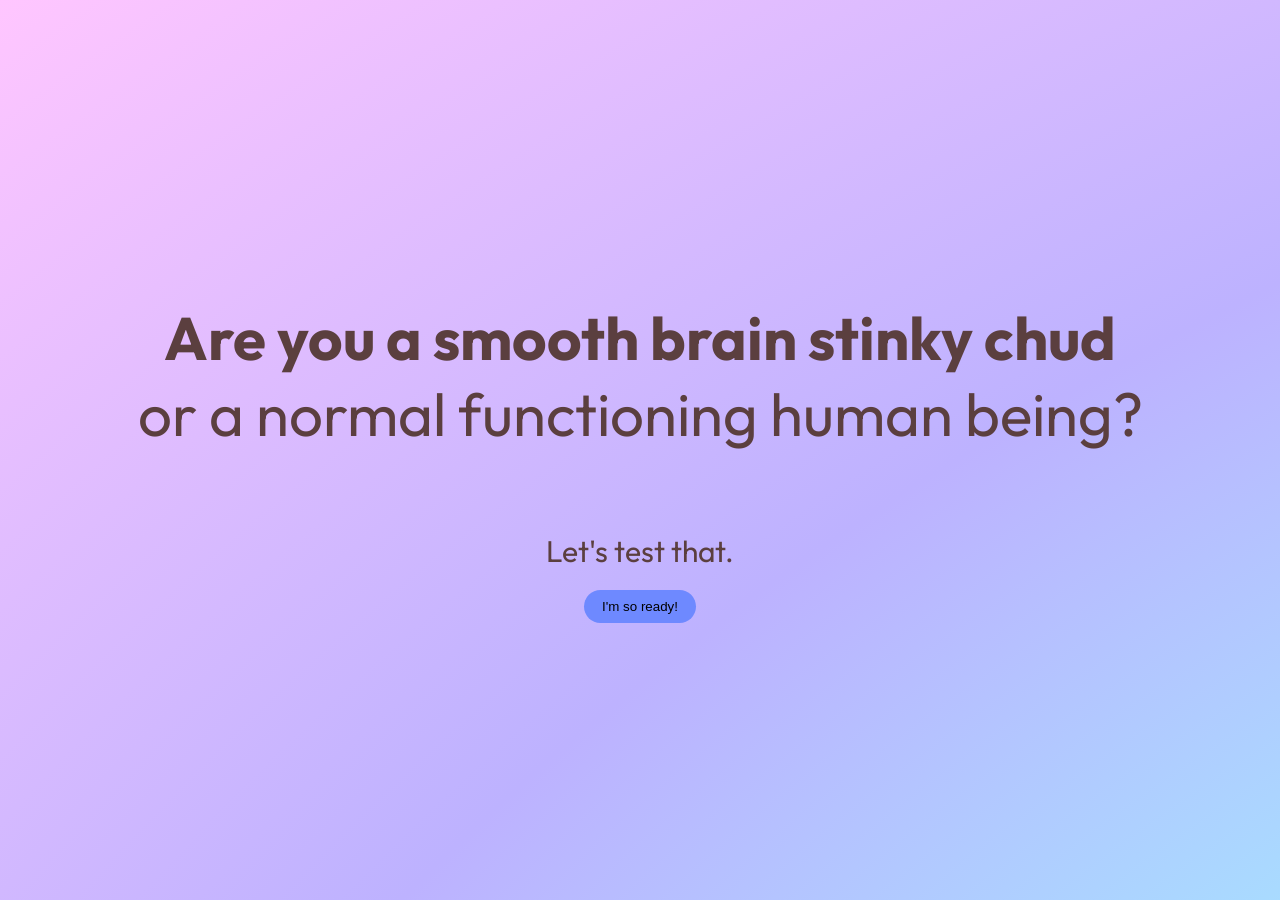
<file: index.html>
<!DOCTYPE html>
<html lang="en">
<head>
    <meta charset="UTF-8">
    <meta name="viewport" content="width=device-width, initial-scale=1.0">
    <title>Home</title>
    <link rel="stylesheet" href="style.css">
    <link rel="preconnect" href="https://fonts.googleapis.com">
<link rel="preconnect" href="https://fonts.gstatic.com" crossorigin>
<link href="https://fonts.googleapis.com/css2?family=Outfit:wght@100..900&display=swap" rel="stylesheet">
</head>
<body>
    

    <div id="t1"><b><center>Are you a smooth brain stinky chud<br></b> or a normal functioning human being? </center></div>
    <div id="t2">Let's test that.</div>
      <a class="startQ" href="quiz.html "><button>I'm so ready!</button></a>

      
</body>
</html>
</file>
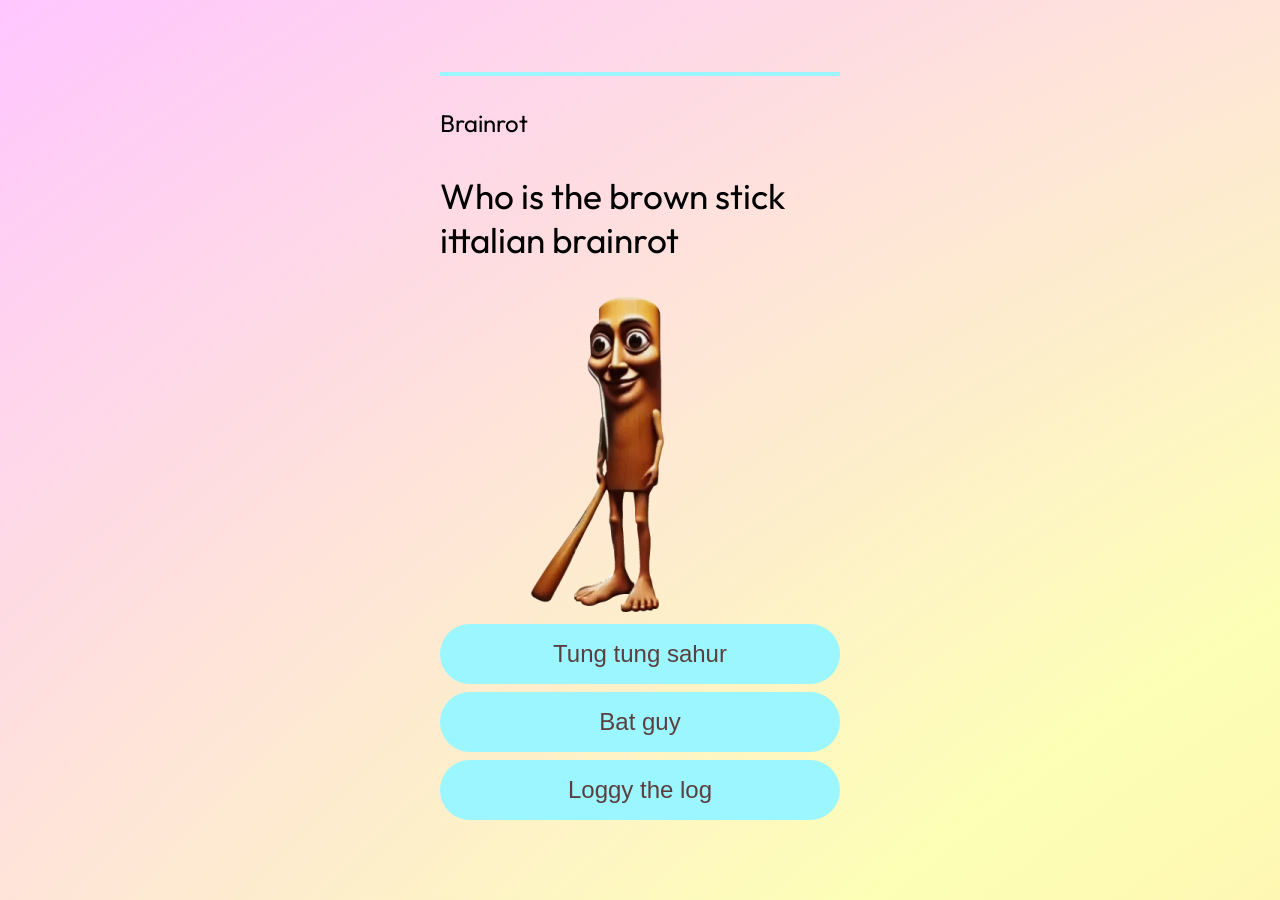
<file: quiz.html>
<!DOCTYPE html>
<html lang="en">
<head>
    <meta charset="UTF-8">
    <meta name="viewport" content="width=device-width, initial-scale=1.0">
    <title>Quiz time</title>
    <link rel="stylesheet" href="quiz.css">
    <link rel="preconnect" href="https://fonts.googleapis.com">
<link rel="preconnect" href="https://fonts.gstatic.com" crossorigin>
<link href="https://fonts.googleapis.com/css2?family=Outfit:wght@100..900&display=swap" rel="stylesheet">
</head>
<body>
   


<div class="container">
      <div class="quiz-progress" id="quizProgress"></div>
      <div class="question-container" id="questionContainer"></div>
      <div class="image-container" id="imageContainer"></div>
      <div class="answer-container" id="answerContainer"></div>
    </div>

<script src="quiz.js"></script>

</body>
</html>
</file>
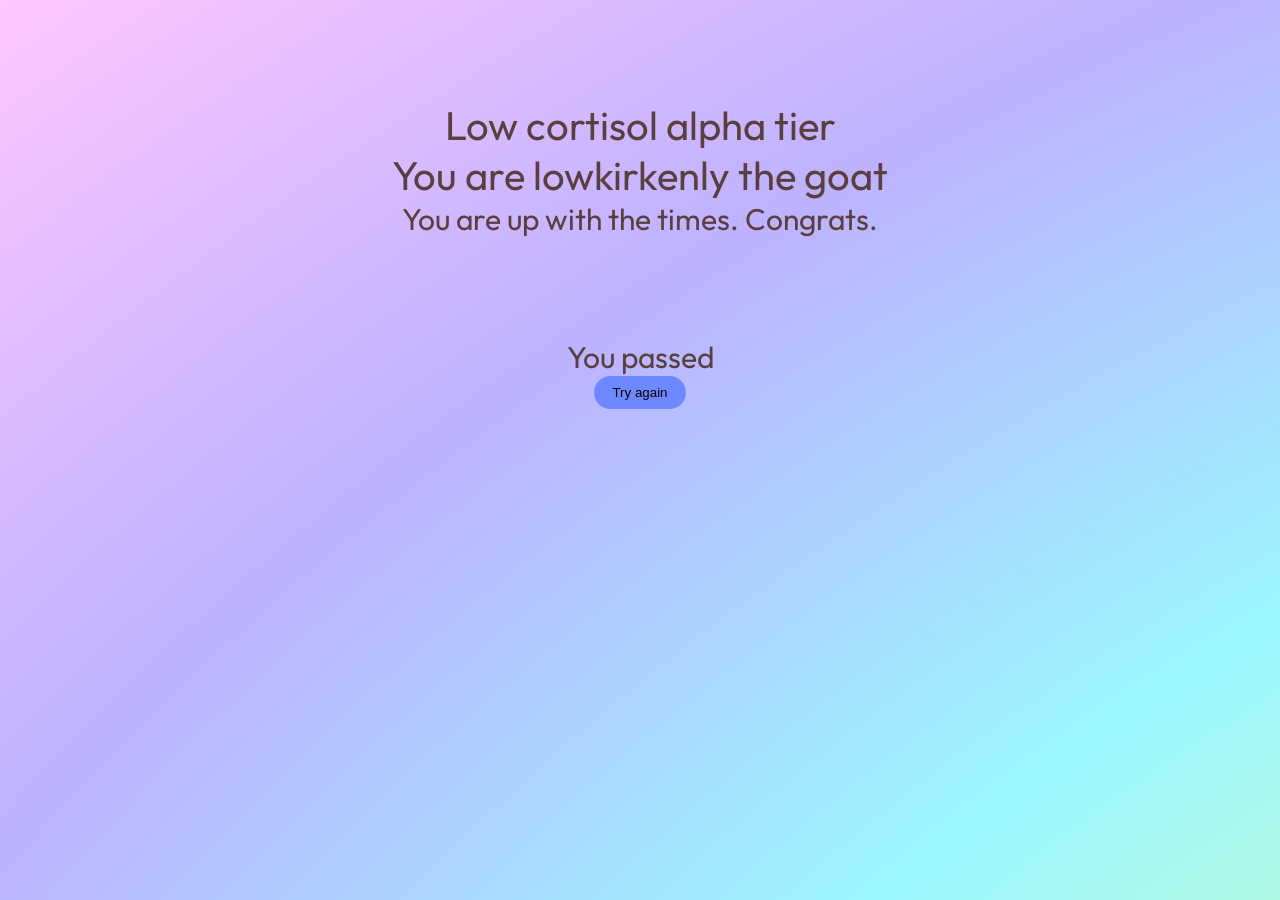
<file: resultNG.html>
<!DOCTYPE html>
<html lang="en">
<head>
    <meta charset="UTF-8">
    <meta name="viewport" content="width=device-width, initial-scale=1.0">
    <title>Document</title>
      <link rel="stylesheet" href="resultNG.css">
    <link rel="preconnect" href="https://fonts.googleapis.com">
<link rel="preconnect" href="https://fonts.gstatic.com" crossorigin>
<link href="https://fonts.googleapis.com/css2?family=Outfit:wght@100..900&display=swap" rel="stylesheet">
</head>
<body>
     <div id="resultTit"><center>Low cortisol alpha tier <br> You are lowkirkenly the goat</center> </div>
    <div id="resSub">You are up with the times. Congrats.</div>
    <div id="subsub">You passed</div>
     <div id="tryAgain"><a href="quiz.html"><button>Try again</button></a></div>
</body>
</html>
</file>
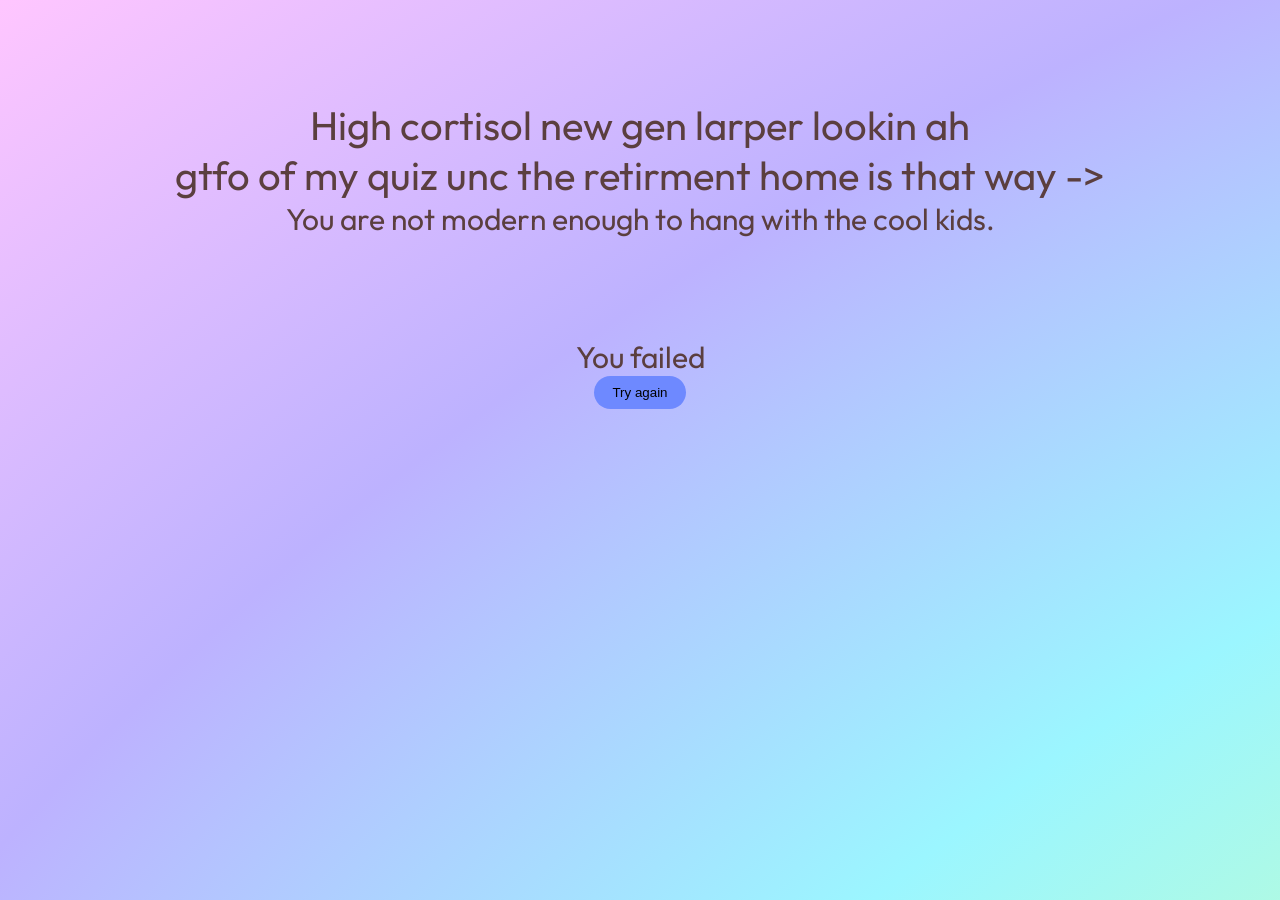
<file: resultOG.html>
<!DOCTYPE html>
<html lang="en">
<head>
    <meta charset="UTF-8">
    <meta name="viewport" content="width=device-width, initial-scale=1.0">
    <title>OLD GEN</title>
      <link rel="stylesheet" href="resultOG.css">
    <link rel="preconnect" href="https://fonts.googleapis.com">
<link rel="preconnect" href="https://fonts.gstatic.com" crossorigin>
<link href="https://fonts.googleapis.com/css2?family=Outfit:wght@100..900&display=swap" rel="stylesheet">
</head>
<body>
    <div id="resultTit"><center>High cortisol new gen larper lookin ah <br> gtfo of my quiz unc the retirment home is that way -></center> </div>
    <div id="resSub">You are not modern enough to hang with the cool kids.</div>
    <div id="subsub">You failed</div>
     <div id="tryAgain"><a href="quiz.html"><button>Try again</button></a></div>
</body>
</html>
</file>
<file: style.css>
body{
 font-family: "Outfit", sans-serif;
  font-optical-sizing: auto;
  font-style: normal;

  background-color: var(--pastel-pink);
  background-image: radial-gradient(
/* var(--pastel-red),
var(--pastel-orange), */
var(--pastel-yellow),
var(--pastel-green),
var(--pastel-blue),
var(--pastel-purple),
var(--pastel-pink)
  );
  min-height: 100vh;
  background-size: 500% 500%;

  animation: move 10s alternate infinite;
}



button{
    padding: 9px 18px;
    background-color: #6e89ff;
    border: none;
    border-radius: 50px;
    cursor: pointer;
    transition: all 0.3s ease 0s ;
}
button:hover{
    background-color: #fa6ed0;
}

#t1{
display: grid;
justify-content: center;
padding-top: 300px;
font-size: 60px;
color: rgb(91, 63, 63);
}

#t2{
display: grid;
justify-content: center; 
font-size: 30px;
padding-top: 80px;
color: rgb(91, 63, 63);
}

.startQ{
    display: flex;
    justify-content: center;
    text-decoration: none;
    padding-top: 20px;
}
:root{
    --pastel-red: #ffadad;
    --pastel-orange:#ffd6a5;
     --pastel-yellow:#fdffb6;
        --pastel-green:#caffbf;
           --pastel-blue:#9bf6ff;
              --pastel-purple:#bdb2ff;
                 --pastel-pink:#ffc6ff;
}

html,body{
    padding: 0;
    margin: 0;
}

@keyframes move{
    from{
        background-position: 0%;
    } to {
        background-position: 100% 100%;
    }
}
</file>
<file: quiz.css>
body{
 font-family: "Outfit", sans-serif;
  font-optical-sizing: auto;
  font-style: normal;

  background-color: var(--pastel-pink);
  background-image: radial-gradient(
var(--pastel-red),
var(--pastel-orange),
var(--pastel-yellow),
var(--pastel-pink)

  );
  min-height: 100vh;
  background-size: 500% 500%;

  animation: move 10s alternate infinite;

  min-height: 100vh;
  display: grid;
  place-items: center;
  padding: 1rem;
}

:root{
    --pastel-red: #ffadad;
    --pastel-orange:#ffd6a5;
     --pastel-yellow:#fdffb6;
        --pastel-green:#caffbf;
           --pastel-blue:#9bf6ff;
              --pastel-purple:#bdb2ff;
                 --pastel-pink:#ffc6ff;
           
}

html,body{
    padding: 0;
    margin: 0;
}

@keyframes move{
    from{
        background-position: 0%;
    } to {
        background-position: 100% 100%;
    }
}


.container {
  width: 100%;
  max-width: 400px;
}
.container .quiz-progress {
  display: flex;
  justify-content: space-evenly;
  gap: 0.5rem;
}
.container .quiz-progress span {
  width: 100%;
  height: 4px;
  border-radius: 25px;
}
.container .quiz-progress{
    background-color: #9bf6ff;
}
.container .question-container {
  margin: 2rem auto;
  font-size: 1.5rem;
}
.container .question-container p:first-of-type {
  color: var(--gray);
}
.container .question-container p:last-of-type {
  font-size: 2.2rem;
  color: var(--white);
}
.container .answer-container button {
  display: block;
  width: 100%;
  padding: 1rem 0.5rem;
  border-radius: 3rem;
  border: none;
  font-size: 1.5rem;
  margin: 0.5rem auto;
  background-color: #9bf6ff;
  border: 2px solid var(--white);
  color: rgb(91, 63, 63);
  transition: all 0.2s ease;
  cursor: pointer;
}
.container .answer-container button:hover {
  background-color: white;
  color: var(--primary);
  border-color: var(--primary);
}
</file>
<file: resultNG.css>
body{
 font-family: "Outfit", sans-serif;
  font-optical-sizing: auto;
  font-style: normal;

  background-color: var(--pastel-pink);
  background-image: radial-gradient(
var(--pastel-red),
var(--pastel-orange),
var(--pastel-yellow),
var(--pastel-green),
var(--pastel-blue),
var(--pastel-purple),
var(--pastel-pink)
  );
  min-height: 100vh;
  background-size: 500% 500%;

  animation: move 10s alternate infinite;
}



button{
    padding: 9px 18px;
    background-color: #6e89ff;
    border: none;
    border-radius: 50px;
    cursor: pointer;
    transition: all 0.3s ease 0s ;
}
button:hover{
    background-color: #fa6ed0;
}

#t1{
display: grid;
justify-content: center;
padding-top: 300px;
font-size: 60px;
color: rgb(91, 63, 63);
}

#t2{
display: grid;
justify-content: center; 
font-size: 30px;
padding-top: 80px;
color: rgb(91, 63, 63);
}

.startQ{
    display: flex;
    justify-content: center;
    text-decoration: none;
    padding-top: 20px;
}
:root{
    --pastel-red: #ffadad;
    --pastel-orange:#ffd6a5;
     --pastel-yellow:#fdffb6;
        --pastel-green:#caffbf;
           --pastel-blue:#9bf6ff;
              --pastel-purple:#bdb2ff;
                 --pastel-pink:#ffc6ff;
}

html,body{
    padding: 0;
    margin: 0;
}

@keyframes move{
    from{
        background-position: 0%;
    } to {
        background-position: 100% 100%;
    }
}

#resultTit{
    padding-top: 100px;
    display: flex;
    justify-content: center;
    font-size: 40px;
    color: rgb(91, 63, 63);
}

#resSub{
    display: flex;
   justify-content: center;
   font-size: 30px;
    color: rgb(91, 63, 63);
}

#subsub{
    padding-top: 100px;
    display: flex;
    justify-content: center;
    color: rgb(91, 63, 63);
font-size: 30px;
}

#ta{
    display: flex;
    justify-content: center;
    color: #6e89ff;
}

/* #a{
    text-decoration: none;
} */

#button{
    display: flex;
    justify-content: center;
}

#tryAgain{
    display: flex;
    justify-content: center;
}
</file>
<file: resultOG.css>
body{
 font-family: "Outfit", sans-serif;
  font-optical-sizing: auto;
  font-style: normal;

  background-color: var(--pastel-pink);
  background-image: radial-gradient(
var(--pastel-red),
var(--pastel-orange),
var(--pastel-yellow),
var(--pastel-green),
var(--pastel-blue),
var(--pastel-purple),
var(--pastel-pink)
  );
  min-height: 100vh;
  background-size: 500% 500%;

  animation: move 10s alternate infinite;
}



button{
    padding: 9px 18px;
    background-color: #6e89ff;
    border: none;
    border-radius: 50px;
    cursor: pointer;
    transition: all 0.3s ease 0s ;
}
button:hover{
    background-color: #fa6ed0;
}

#t1{
display: grid;
justify-content: center;
padding-top: 300px;
font-size: 60px;
color: rgb(91, 63, 63);
}

#t2{
display: grid;
justify-content: center; 
font-size: 30px;
padding-top: 80px;
color: rgb(91, 63, 63);
}

.startQ{
    display: flex;
    justify-content: center;
    text-decoration: none;
    padding-top: 20px;
}
:root{
    --pastel-red: #ffadad;
    --pastel-orange:#ffd6a5;
     --pastel-yellow:#fdffb6;
        --pastel-green:#caffbf;
           --pastel-blue:#9bf6ff;
              --pastel-purple:#bdb2ff;
                 --pastel-pink:#ffc6ff;
}

html,body{
    padding: 0;
    margin: 0;
}

@keyframes move{
    from{
        background-position: 0%;
    } to {
        background-position: 100% 100%;
    }
}

#resultTit{
    padding-top: 100px;
    display: flex;
    justify-content: center;
    font-size: 40px;
    color: rgb(91, 63, 63);
}

#resSub{
    display: flex;
   justify-content: center;
   font-size: 30px;
    color: rgb(91, 63, 63);
}

#subsub{
    padding-top: 100px;
    display: flex;
    justify-content: center;
    color: rgb(91, 63, 63);
font-size: 30px;
}

#ta{
    display: flex;
    justify-content: center;
    color: #6e89ff;
}

/* #a{
    text-decoration: none;
} */

#button{
    display: flex;
    justify-content: center;
}

#tryAgain{
    display: flex;
    justify-content: center;
}
</file>
